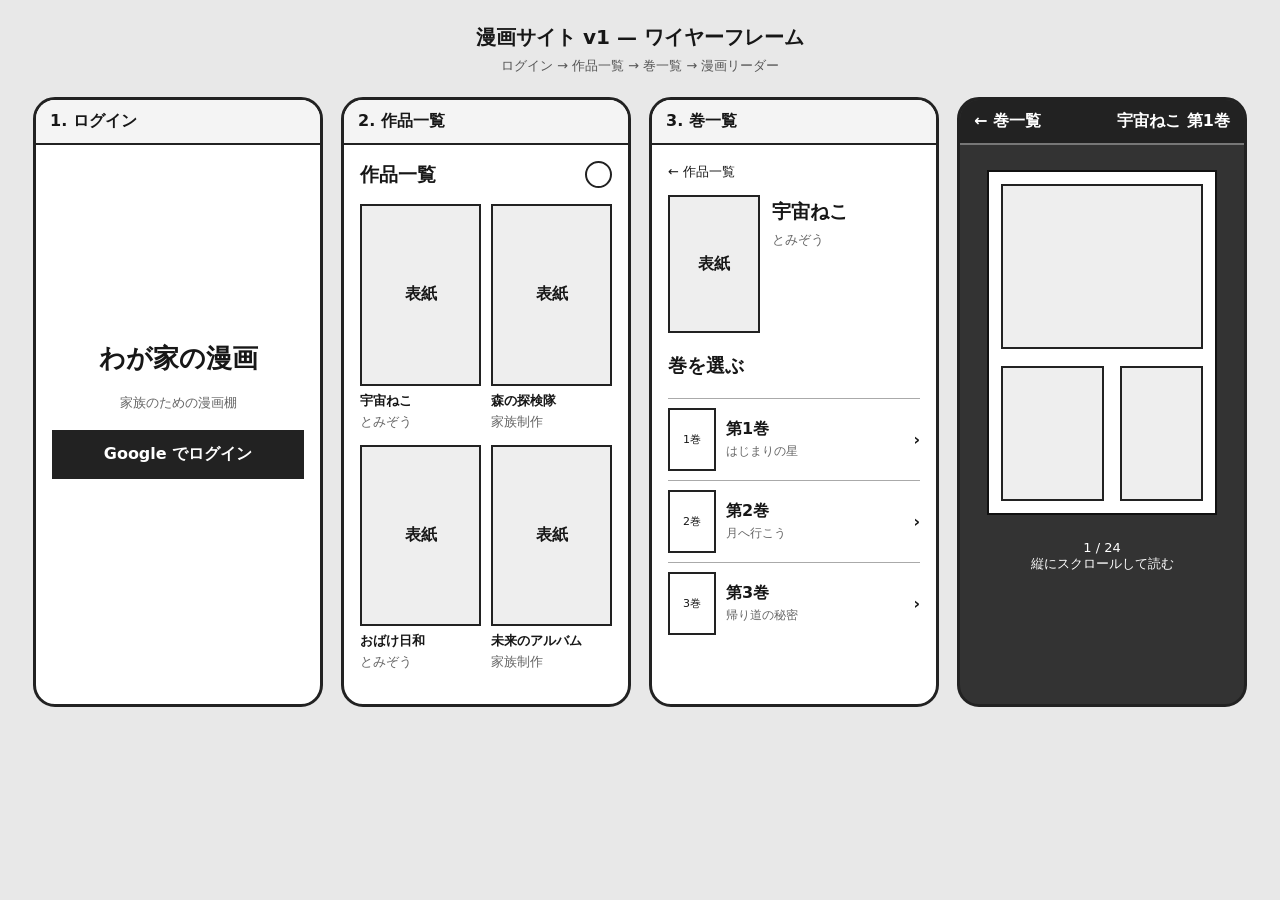
<file: docs/design/wireframes/v1.html>
<!doctype html>
<html lang="ja">
  <head>
    <meta charset="utf-8" />
    <meta name="viewport" content="width=device-width, initial-scale=1" />
    <title>漫画サイト v1 ワイヤーフレーム</title>
    <style>
      :root { color: #171717; font-family: system-ui, sans-serif; background: #e8e8e8; }
      * { box-sizing: border-box; }
      body { margin: 0; padding: 24px 12px; }
      h1, .note { text-align: center; } h1 { font-size: 20px; margin: 0 0 6px; } .note { margin: 0 0 22px; color: #555; font-size: 13px; }
      main { display: grid; grid-template-columns: repeat(4, 290px); justify-content: center; gap: 18px; }
      section { min-height: 610px; overflow: hidden; border: 3px solid #222; border-radius: 22px; background: #fff; }
      header { padding: 11px 14px; border-bottom: 2px solid #222; background: #f4f4f4; font-weight: 700; }
      .content { padding: 16px; } .center { min-height: 530px; display: grid; align-content: center; gap: 18px; text-align: center; }
      .logo { font-size: 26px; font-weight: 800; } .muted { color: #666; font-size: 13px; }
      button { width: 100%; padding: 12px; border: 2px solid #222; background: #222; color: white; font: inherit; font-weight: 700; }
      .title { display: flex; justify-content: space-between; align-items: center; margin-bottom: 16px; } .title h2 { margin: 0; font-size: 19px; }
      .avatar { width: 27px; height: 27px; border: 2px solid #222; border-radius: 50%; }
      .works { display: grid; grid-template-columns: repeat(2, 1fr); gap: 14px 10px; }
      .cover { display: grid; aspect-ratio: 2 / 3; place-items: center; border: 2px solid #222; background: #eee; font-weight: 700; }
      .works p { margin: 6px 0 1px; font-size: 13px; font-weight: 700; } .works small { color: #666; }
      a { color: inherit; text-decoration: none; } .back { font-size: 13px; }
      .hero { display: grid; grid-template-columns: 92px 1fr; gap: 12px; margin: 14px 0 20px; } .hero h2 { margin: 4px 0; font-size: 19px; }
      .vol { display: grid; grid-template-columns: 48px 1fr auto; gap: 10px; align-items: center; padding: 9px 0; border-top: 1px solid #aaa; }
      .mini { display: grid; height: 63px; place-items: center; border: 2px solid #222; font-size: 11px; } .vol span { display: block; color: #666; font-size: 12px; margin-top: 3px; }
      .reader { background: #333; color: #fff; } .reader header { border-color: #777; background: #222; display: flex; justify-content: space-between; }
      .page { position: relative; width: 230px; aspect-ratio: 2 / 3; margin: 25px auto; border: 2px solid #111; background: #fff; }
      .panel { position: absolute; border: 2px solid #222; background: #eee; } .panel:nth-child(1) { inset: 12px 12px 48% 12px; } .panel:nth-child(2) { inset: 57% 49% 12px 12px; } .panel:nth-child(3) { inset: 57% 12px 12px 58%; }
      .page-count { text-align: center; font-size: 13px; }
      @media (max-width: 1260px) { main { grid-template-columns: repeat(2, 290px); } } @media (max-width: 640px) { main { grid-template-columns: 290px; } }
    </style>
  </head>
  <body>
    <h1>漫画サイト v1 — ワイヤーフレーム</h1>
    <p class="note">ログイン → 作品一覧 → 巻一覧 → 漫画リーダー</p>
    <main>
      <section><header>1. ログイン</header><div class="content center"><div class="logo">わが家の漫画</div><div class="muted">家族のための漫画棚</div><button>Google でログイン</button></div></section>
      <section><header>2. 作品一覧</header><div class="content"><div class="title"><h2>作品一覧</h2><i class="avatar"></i></div><div class="works"><a href="#volumes"><div class="cover">表紙</div><p>宇宙ねこ</p><small>とみぞう</small></a><a href="#volumes"><div class="cover">表紙</div><p>森の探検隊</p><small>家族制作</small></a><a href="#volumes"><div class="cover">表紙</div><p>おばけ日和</p><small>とみぞう</small></a><a href="#volumes"><div class="cover">表紙</div><p>未来のアルバム</p><small>家族制作</small></a></div></div></section>
      <section id="volumes"><header>3. 巻一覧</header><div class="content"><a class="back" href="#">← 作品一覧</a><div class="hero"><div class="cover">表紙</div><div><h2>宇宙ねこ</h2><span class="muted">とみぞう</span></div></div><h3>巻を選ぶ</h3><a class="vol" href="#reader"><div class="mini">1巻</div><div><strong>第1巻</strong><span>はじまりの星</span></div><b>›</b></a><a class="vol" href="#reader"><div class="mini">2巻</div><div><strong>第2巻</strong><span>月へ行こう</span></div><b>›</b></a><a class="vol" href="#reader"><div class="mini">3巻</div><div><strong>第3巻</strong><span>帰り道の秘密</span></div><b>›</b></a></div></section>
      <section class="reader" id="reader"><header><a href="#volumes">← 巻一覧</a><span>宇宙ねこ 第1巻</span></header><div class="page"><i class="panel"></i><i class="panel"></i><i class="panel"></i></div><p class="page-count">1 / 24<br />縦にスクロールして読む</p></section>
    </main>
  </body>
</html>
</file>
